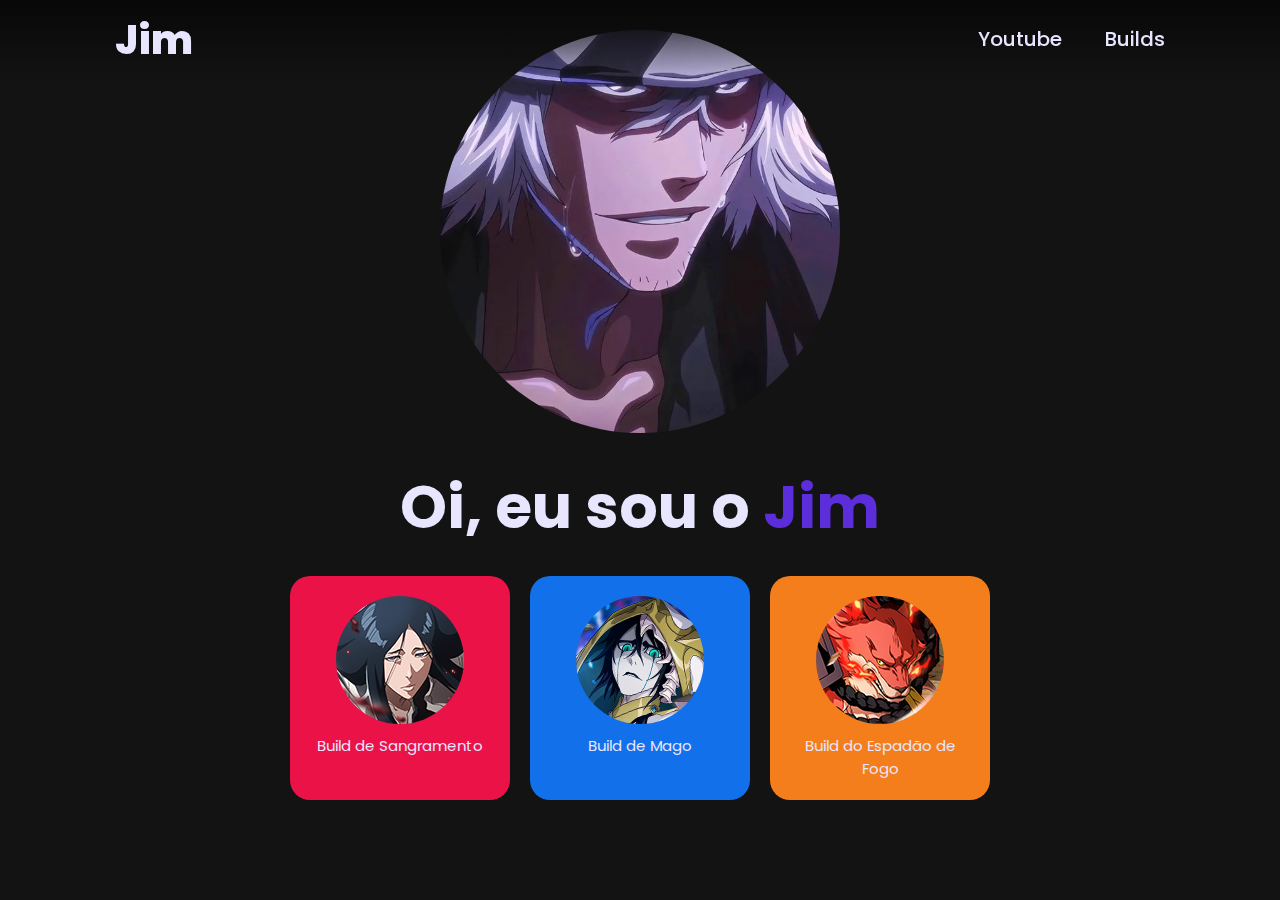
<file: index.html>
<!DOCTYPE html>
<html lang="pt-br">
<head>
    <meta charset="UTF-8">
    <meta name="viewport" content="width=device-width, initial-scale=1.0">
    <link rel="stylesheet" href="style.css">
    <link rel="shortcut icon" href="imagens/favicon.png" type="image/x-icon">
    <title>WikiJim - Página Inicial</title>
</head>
<body>
    <header>
        <a href="index.html" class="logo">Jim</a>
        <nav>
            <a href="https://www.youtube.com/@jimvsjim" target="_blank">Youtube</a>
            <a href="builds.html">Builds</a>
        </nav>
    </header>

    <section class="home">
        <div class="home-img">
            <a href="#"><img src="imagens/main.png" alt="Imagem principal do site"></a>
        </div>
        <div class="home-principal">
            <h1>Oi, eu sou o <span>Jim</span></h1>
        </div>
        <article>
            <div class="blocks-container">
                <a href="samurai.html" class="block block1">
                    <img src="imagens/thumbsamurai.png" alt="Sangramento">
                    <p>Build de Sangramento</p>
                </a>
                <a href="mago.html" class="block block2">
                    <img src="imagens/thumbmago.png" alt="Mago">
                    <p>Build de Mago</p>
                </a>
                <a href="espafogo.html" class="block block3">
                    <img src="imagens/thumbespadao.png" alt="Espadão de Fogo">
                    <p>Build do Espadão de Fogo</p>
                </a>
            </div>
        </article>
    </section>
</body>
</html>
</file>
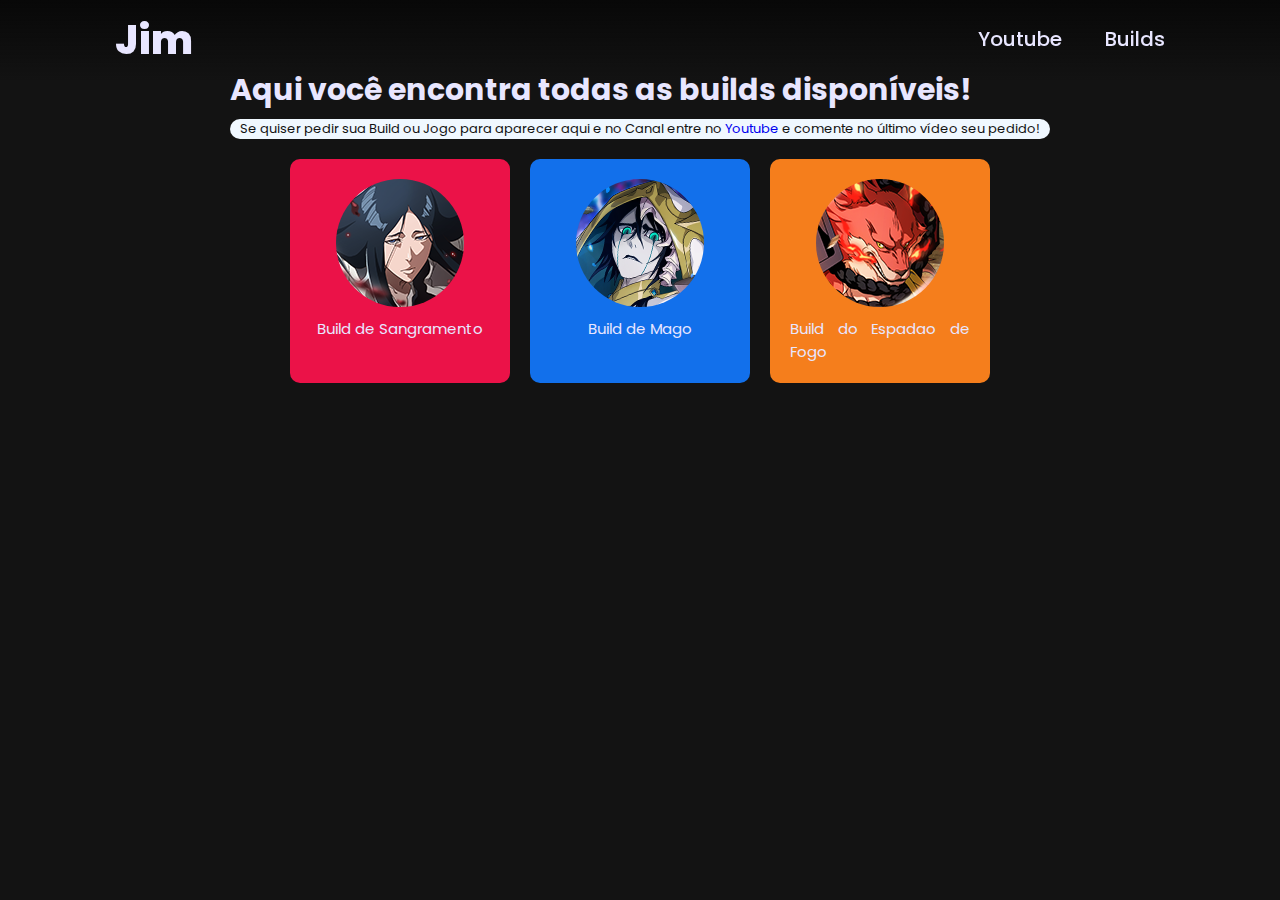
<file: builds.html>
<!DOCTYPE html>
<html lang="pt-br">
<head>
    <meta charset="UTF-8">
    <meta name="viewport" content="width=device-width, initial-scale=1.0">
    <link rel="stylesheet" href="stylebuild.css">
    <link rel="shortcut icon" href="imagens/favicon.png" type="image/x-icon">
    <title>WikiJim - Builds</title>
</head>
<body>
    <header>
        <a href="index.html" class="logo">Jim</a>
        <nav>
            <a href="https://www.youtube.com/@jimvsjim" target="_blank">Youtube</a>
            <a href="builds.html">Builds</a>
        </nav>
    </header>

    <section class="home">
        <div class="home-img">
            <div class="home-text">
                <h1>Aqui você encontra todas as builds disponíveis!</h1>
                <p class="pzao">Se quiser pedir sua Build ou Jogo para aparecer aqui e no Canal entre no 
                    <a href="https://www.youtube.com/@jimvsjim" target="_blank">Youtube</a> e comente no último vídeo seu pedido!
                </p>
                <div class="blocks-container">
                    <a href="samurai.html" class="block block1">
                        <img src="imagens/thumbsamurai.png" alt="Sangramento">
                        <p>Build de Sangramento</p>
                    </a>
                    <a href="mago.html" class="block block2">
                        <img src="imagens/thumbmago.png" alt="Mago">
                        <p>Build de Mago</p>
                    </a>
                    <a href="espafogo.html" class="block block3">
                        <img src="imagens/thumbespadao.png" alt="Espadao de Fogo">
                        <p>Build do Espadao de Fogo</p>
                    </a>
                </div>
            </div>
        </div>
    </section>
</body>
</html>
</file>
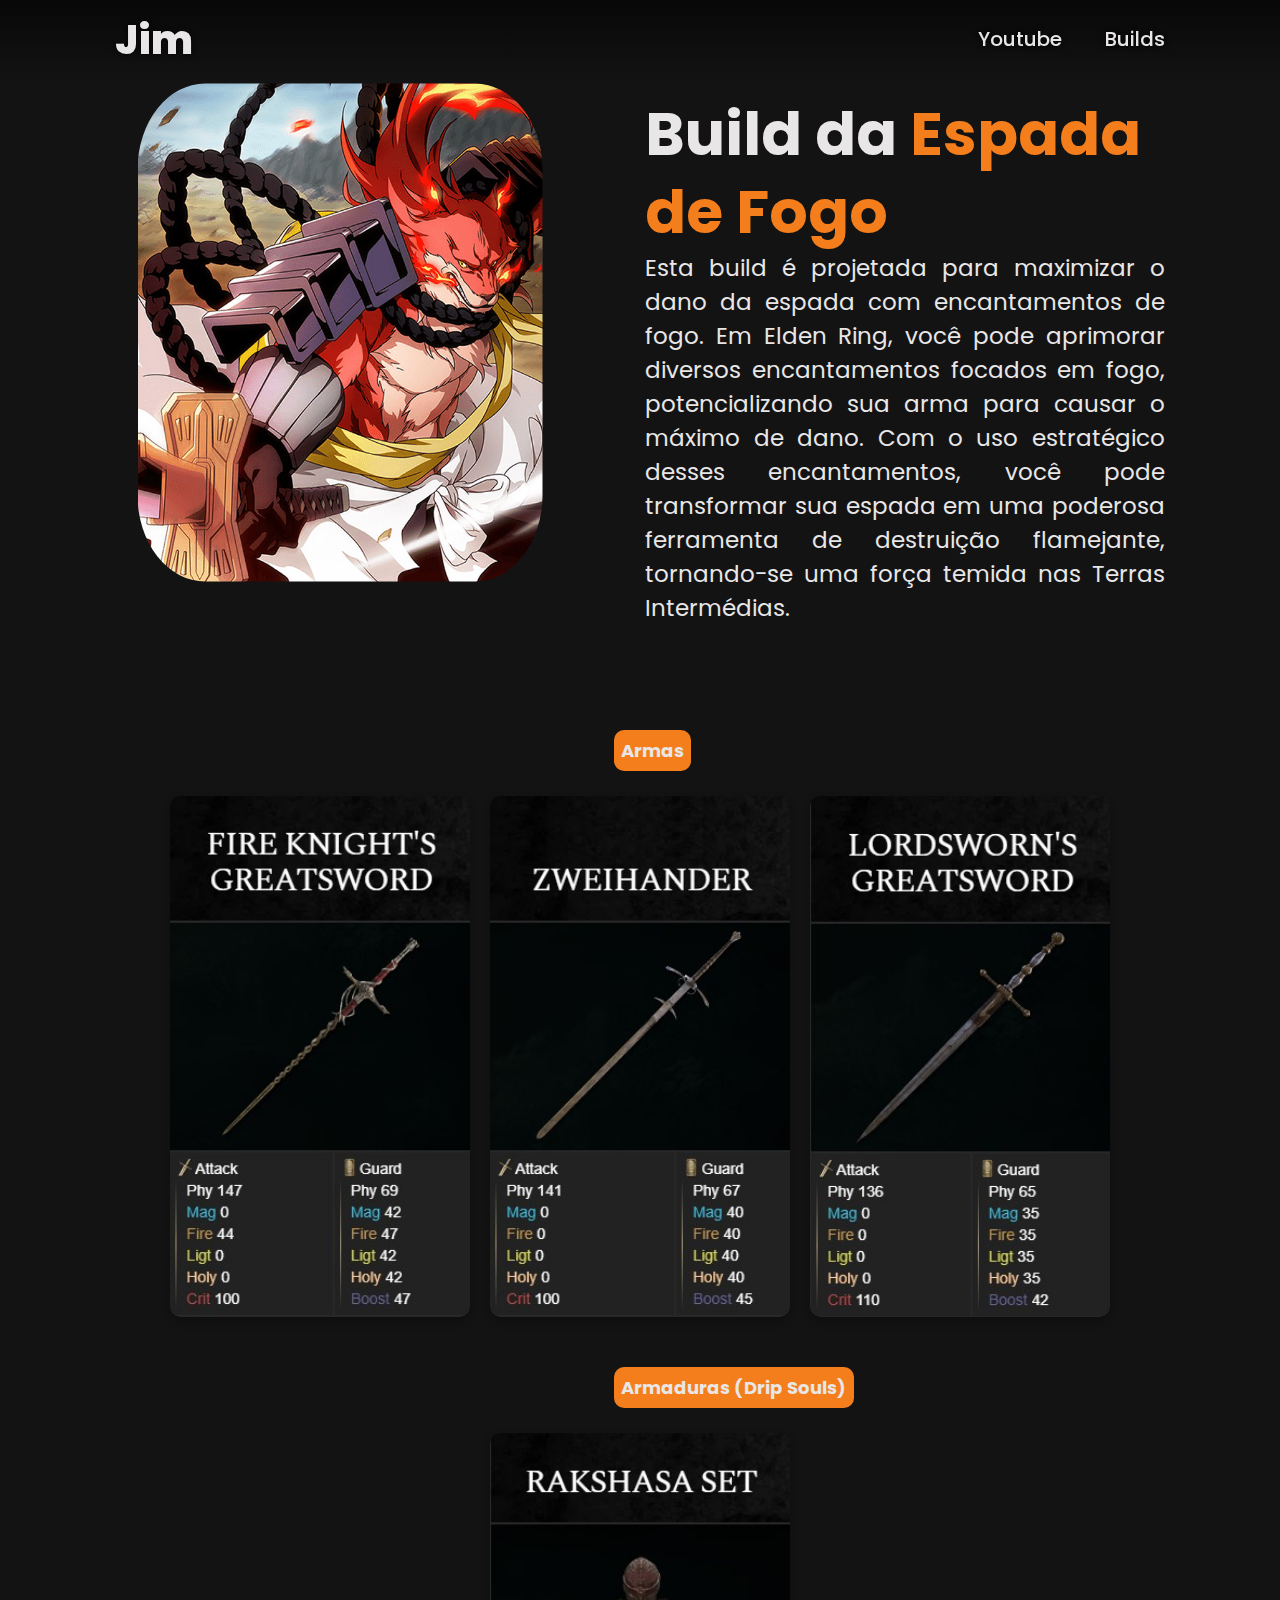
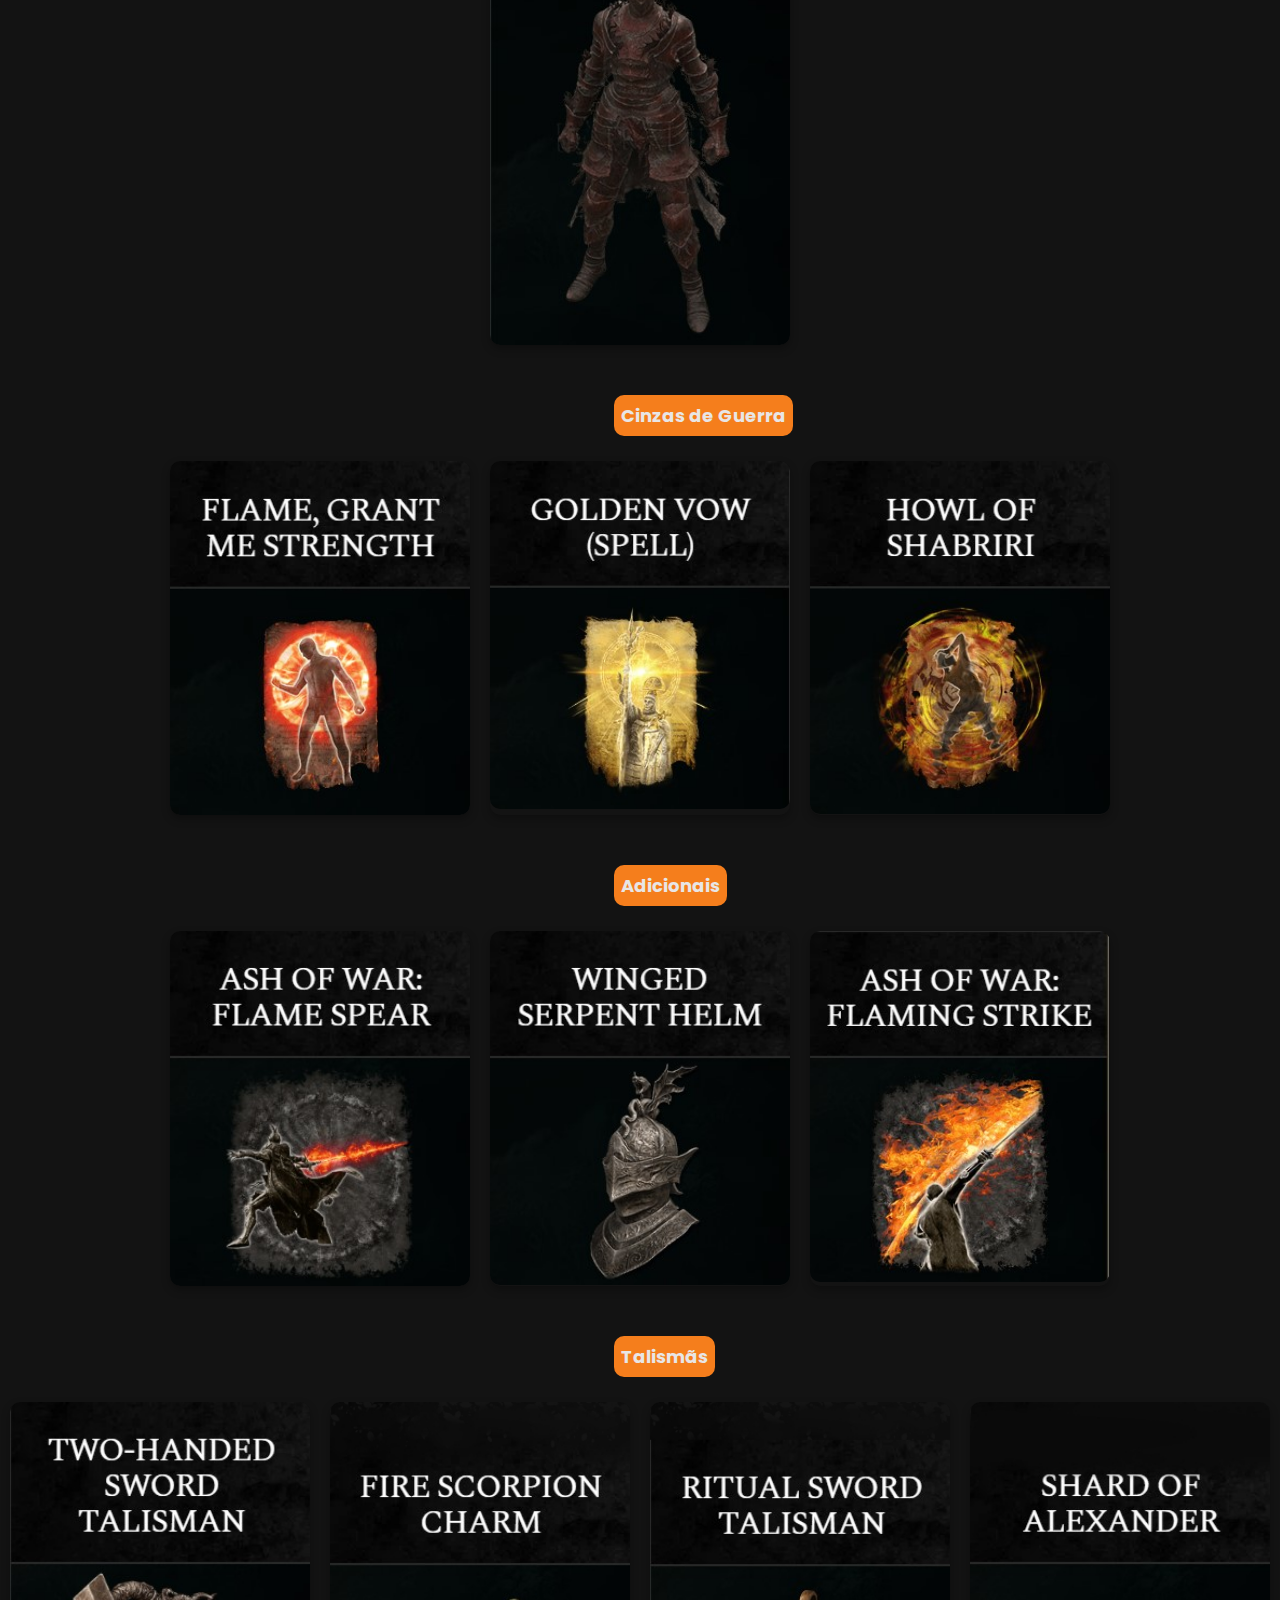
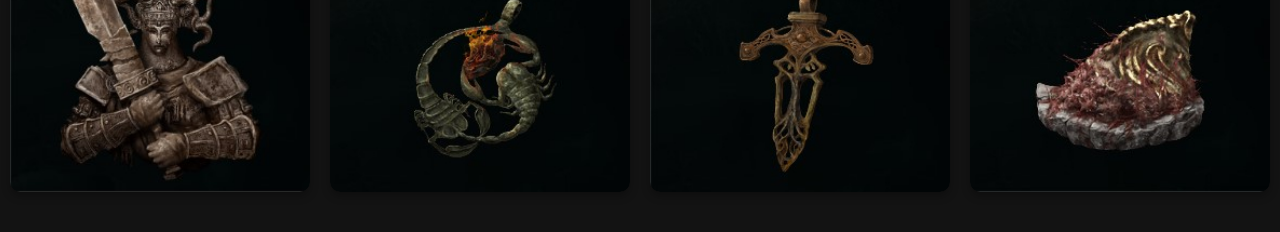
<file: espafogo.html>
<!DOCTYPE html>
<html lang="pt-br">
<head>
    <meta charset="UTF-8">
    <meta name="viewport" content="width=device-width, initial-scale=1.0">
    <link rel="stylesheet" href="styleespafogo.css">
    <link rel="shortcut icon" href="imagens/favicon.png" type="image/x-icon">
    <title>WikiJim - Espada Grande de Fogo</title>
</head>
<body>
    <header>
        <a href="index.html" class="logo">Jim</a>
        <nav>
            <a href="https://www.youtube.com/@jimvsjim" target="_blank">Youtube</a>
            <a href="builds.html">Builds</a>
        </nav>
    </header>

    <section class="home">
        <div class="home-img">
            <a href="#" target="_self"><img src="./imagens/sajinfogo.jpg" alt="Sajin BBS"></a>
            <div class="legenda">
                <h1>Imagem ilustrativa: Sajin Komamura BBS</h1>
            </div>
        </div>

        <div class="home-principal">
            <h1>Build da <span>Espada de Fogo</span></h1>
            <p>Esta build é projetada para maximizar o dano da espada com encantamentos de fogo. Em Elden Ring, você pode aprimorar diversos encantamentos focados em fogo, potencializando sua arma para causar o máximo de dano. Com o uso estratégico desses encantamentos, você pode transformar sua espada em uma poderosa ferramenta de destruição flamejante, tornando-se uma força temida nas Terras Intermédias.</p>
        </div>
    </section>
    
    <!-- Seção de Armas -->
    <article class="titulo"><h2>Armas</h2></article>
    <article class="cards armas">
        <div class="card">
            <img src="imagens/espadaodefogo.jpg" alt="">
            <div class="card-content">
                <h3>Espada Grande de Fogo (Arma Definitiva)</h3>
                <p>A arma que possui os melhores Status para a build de fogo, mas é acessivel apenas na DLC.</p>
                <a href="https://eldenring.wiki.fextralife.com/Fire+Knight's+Greatsword" target="_blank">  -Wiki do Item-  </a>
            </div>
        </div>

        <div class="card">
            <img src="imagens/zweihander.jpg" alt="">
            <div class="card-content">
                <h3>Zweihander (Arma de Mid game)</h3>
                <p>Arma com melhores status ate ser possivel chegar ate a Espada Grande de Fogo.</p>
                <a href="https://eldenring.wiki.fextralife.com/Zweihander" target="_blank">  -Wiki do Item-  </a>
            </div>
        </div>

        <div class="card">
            <img src="imagens/espadaolorde.jpg" alt="">
            <div class="card-content">
                <h3>Espada Grande do Lorde (Arma inicial)</h3>
                <p>Arma inicial que é possivel pegar em uma das primeiras carruagens do jogo.</p>
                <a href="https://eldenring.wiki.fextralife.com/Lordsworn's+Greatsword" target="_blank">  -Wiki do Item-  </a>
            </div>
        </div>
        <!-- Adicione mais cards de armas aqui -->
    </article>

    <!-- Seção de Armaduras -->
    <article class="titulo"><h2>Armaduras (Drip Souls)</h2></article>
    <article class="cards armaduras">
        <div class="card">
            <img src="imagens/rakshasaset.jpg" alt="">
            <div class="card-content">
                <h3>Set do Ronin</h3>
                <p>Rakshasa trará uma aplificação de dano a cada peça.</p>
                <a href="https://eldenring.wiki.fextralife.com/Rakshasa+Set" target="_blank">  -Wiki do Item-  </a>
            </div>
        </div>
        <!-- Adicione mais cards de armaduras aqui -->
    </article>


    <!-- Seção de Encantamentos -->
    <article class="titulo"><h2>Cinzas de Guerra</h2></article>
    <article class="cards cinzas">
        <div class="card">
            <img src="imagens/chamaforça.jpg" alt="">
            <div class="card-content">
                <h3>Chama Conceda-me Força</h3>
                <p>Um Buff que vai aplificar o sangramento e o dano de fogo.</p>
                <a href="https://eldenring.wiki.fextralife.com/Flame+Grant+me+Strength" target="_blank">  -Wiki do Item-  </a>
          </div>
            </div>

        <div class="card">
            <img src="imagens/goldenvow.jpg" alt="">
            <div class="card-content">
                <h3>Voto Dourado</h3>
                <p>Amplifica seus status em geral.</p>
                <a href="https://eldenring.wiki.fextralife.com/Golden+Vow+(Spell)" target="_blank">  -Wiki do Item-  </a>
            </div>
        </div>

        <div class="card">
            <img src="imagens/gritodoshabriri.jpg" alt="">
            <div class="card-content">
                <h3>Grito de Shabriri</h3>
                <p>Amplifica seu dano em 20%.</p>
                <a href="https://eldenring.wiki.fextralife.com/Howl+of+Shabriri" target="_blank">  -Wiki do Item-  </a>
            </div>
        </div>

        <!-- Adicione mais cards de encantamentos aqui -->
    </article>


    <!-- Seção de Cinza de Guerra -->
    <article class="titulo"><h2>Adicionais</h2></article>
    <article class="cards encantamentos">
        <div class="card">
            <img src="imagens/lança fogo.jpg" alt="">
            <div class="card-content">
                <h3>Voto Dourado</h3>
                <p>Descrição do encantamento aqui. Detalhes sobre suas habilidades e uso no jogo.</p>
                <a href="https://eldenring.wiki.fextralife.com/Ash+of+War:+Flame+Spear" target="_blank">  -Wiki do Item-  </a>
            </div>
        </div>

        <div class="card">
            <img src="imagens/capacetefogo.jpg" alt="">
            <div class="card-content">
                <h3>Voto Dourado</h3>
                <p>Descrição do encantamento aqui. Detalhes sobre suas habilidades e uso no jogo.</p>
                <a href="https://eldenring.wiki.fextralife.com/Winged+Serpent+Helm" target="_blank">  -Wiki do Item-  </a>
            </div>
        </div>

        <div class="card">
            <img src="imagens/cortefogo.jpg" alt="">
            <div class="card-content">
                <h3>Corte Flamejante</h3>
                <p>Descrição do encantamento aqui. Detalhes sobre suas habilidades e uso no jogo.</p>
                <a href="https://eldenring.wiki.fextralife.com/Ash+of+War:+Flaming+Strike" target="_blank">  -Wiki do Item-  </a>
            </div>
        </div>
        <!-- Adicione mais cards de encantamentos aqui -->
    </article>

    <!-- Seção de Talismãs -->
    <article class="titulo"><h2>Talismãs</h2></article>
    <article class="cards talismas">
        <div class="card">
            <img src="imagens/talisma.jpg" alt="">
            <div class="card-content">
                <h3>Talismã: Arma de Duas Mãos</h3>
                <p>Amplifica o Dano de Armas usando as duas mãos.</p>
                <a href="https://eldenring.wiki.fextralife.com/Two-Handed+Sword+Talisman" target="_blank">  -Wiki do Item-  </a>
            </div>
        </div>

        <div class="card">
            <img src="imagens/escorpiaotalisma.jpg" alt="">
            <div class="card-content">
                <h3>Talismã: Escorpiao de Fogo</h3>
                <p>Amplifica em 12% o dano de Fogo.</p>
                <a href="https://eldenring.wiki.fextralife.com/Fire+Scorpion+Charm" target="_blank">  -Wiki do Item-  </a>
            </div>
        </div>
        

        <div class="card">
            <img src="imagens/ritualtalism.jpg" alt="">
            <div class="card-content">
                <h3>Talismã: Ritual da Espada</h3>
                <p>Amplifica seu dano em 10% com a vida cheia.</p>
                <a href="https://eldenring.wiki.fextralife.com/Ritual+Sword+Talisman" target="_blank">  -Wiki do Item-  </a>
            </div>
        </div>

        <div class="card">
            <img src="imagens/alexander.jpg" alt="">
            <div class="card-content">
                <h3>Talismã: Fragmento do Alexander</h3>
                <p>Amplifica o dano das habilidades.</p>
                <a href="https://eldenring.wiki.fextralife.com/Shard+of+Alexander" target="_blank">  -Wiki do Item-  </a>
            </div>
        </div>
        <!-- Adicione mais cards de talismãs aqui -->
    </article>

    <a id="top"></a>
    <button id="back-to-top" title="Voltar ao Topo">⬆</button>
    <script src="script.js"></script>
</body>
</html>
</file>
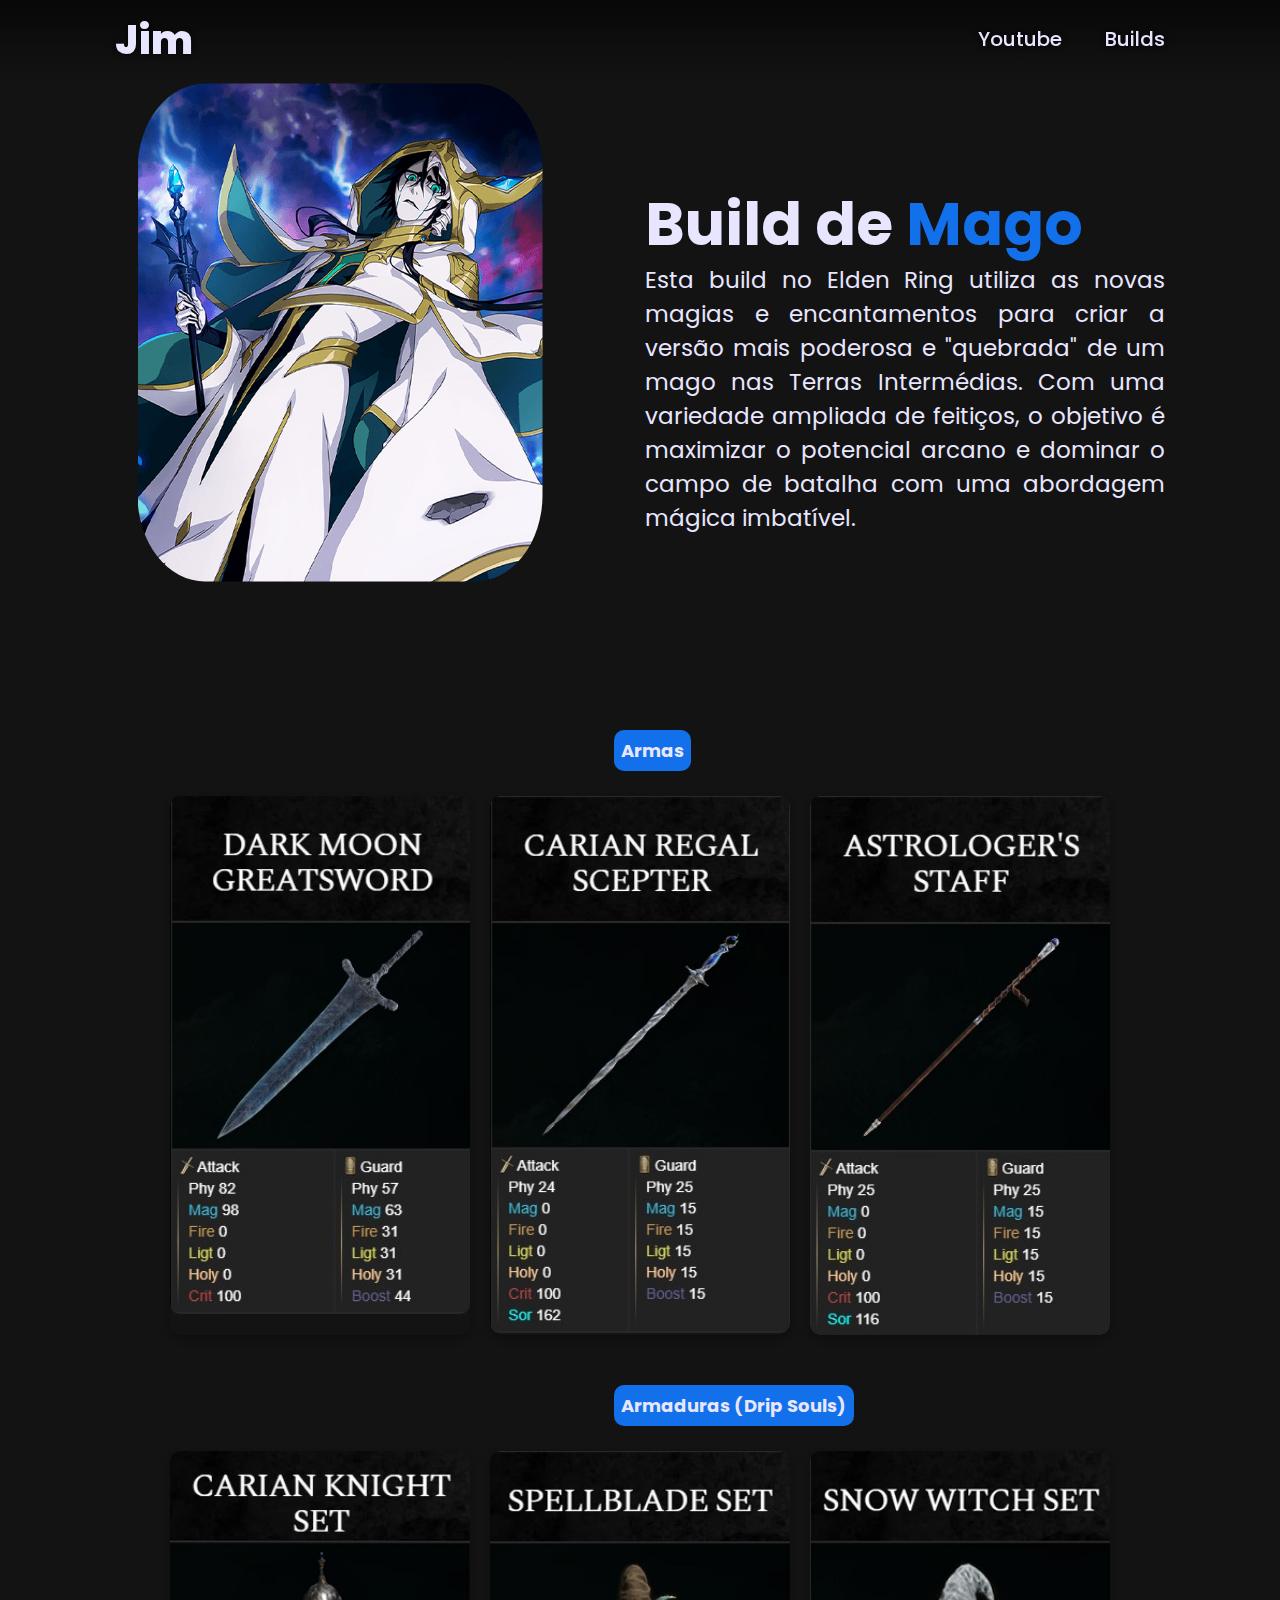
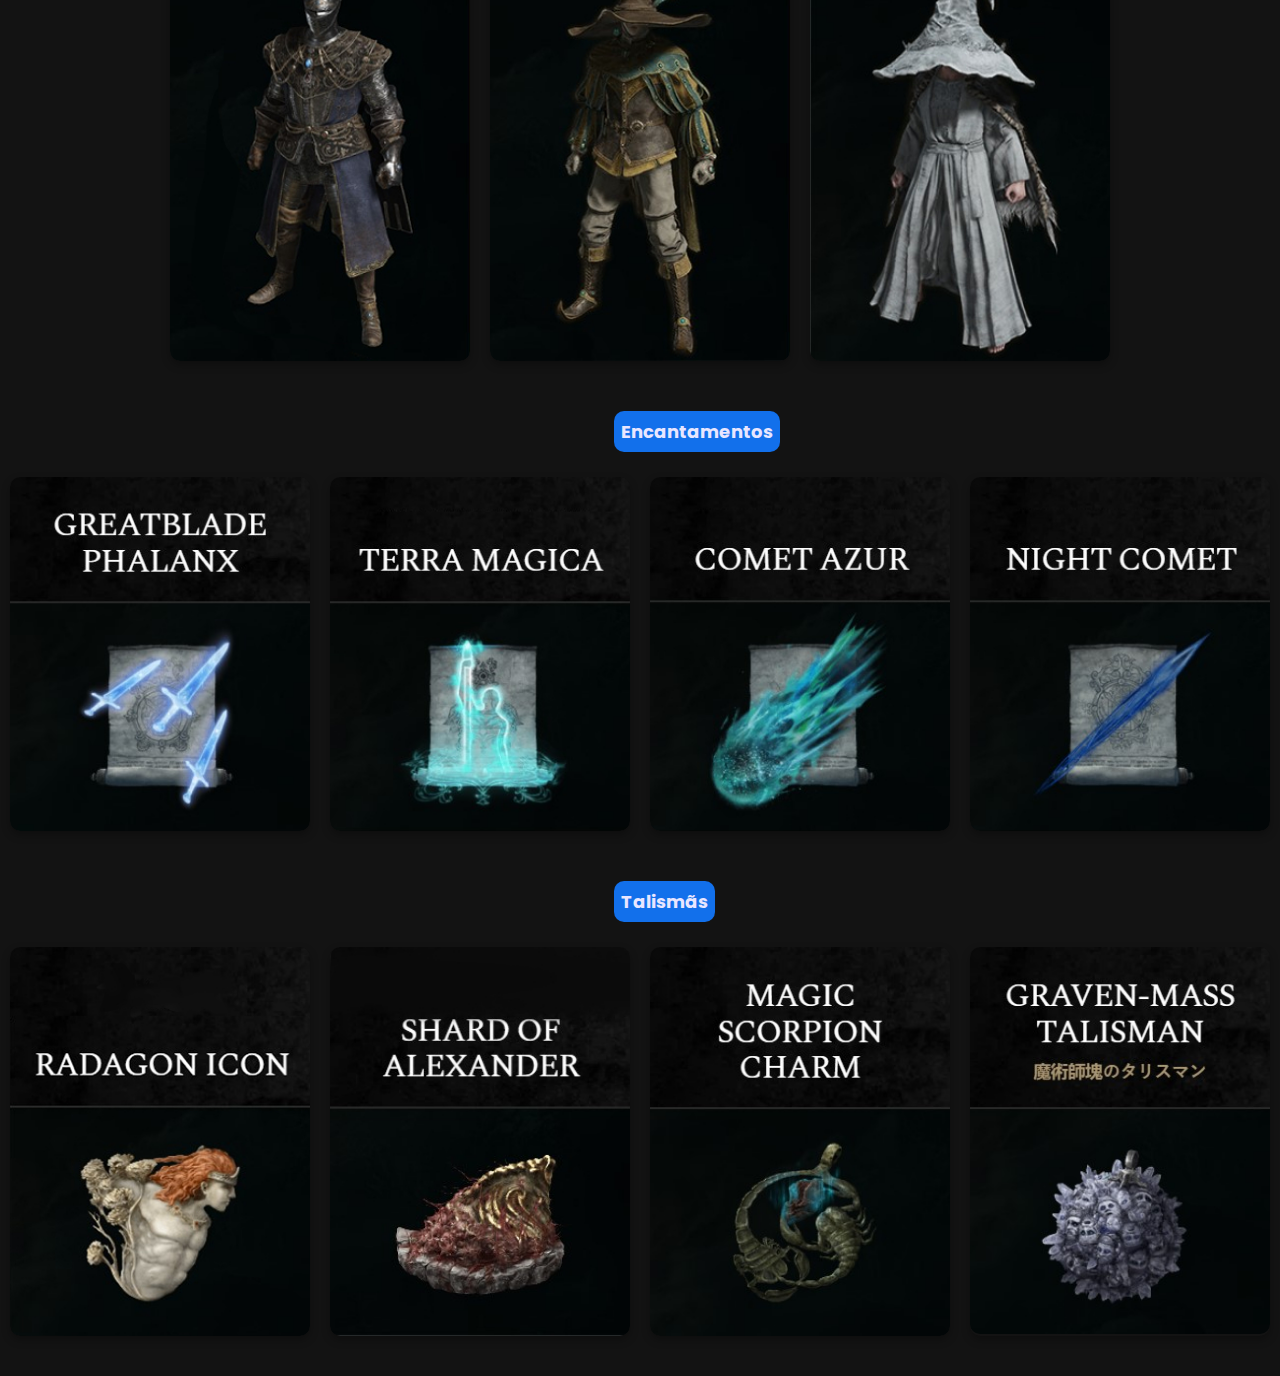
<file: mago.html>
<!DOCTYPE html>
<html lang="pt-br">
<head>
    <meta charset="UTF-8">
    <meta name="viewport" content="width=device-width, initial-scale=1.0">
    <link rel="stylesheet" href="stylemago.css">
    <link rel="shortcut icon" href="imagens/favicon.png" type="image/x-icon">
    <title>WikiJim - Mago</title>
</head>
<body>
    <header>
        <a href="index.html" class="logo">Jim</a>
        <nav>
            <a href="https://www.youtube.com/@jimvsjim" target="_blank">Youtube</a>
            <a href="builds.html">Builds</a>
        </nav>
    </header>

    <section class="home">
        <div class="home-img">
            <a href="#" target="_self"><img src="./imagens/mago.jpg" alt="Ulquiorra BBS"></a>
            <div class="legenda">
                <h1>imagem ilustrativa: Ulquiorra BBS </h1>
            </div>
        </div>
        <div class="home-principal">
            <h1>Build de <span>Mago</span></h1>
            <p>Esta build no Elden Ring utiliza as novas magias e encantamentos para criar a versão mais poderosa e "quebrada" de um mago nas Terras Intermédias. Com uma variedade ampliada de feitiços, o objetivo é maximizar o potencial arcano e dominar o campo de batalha com uma abordagem mágica imbatível.</p>
        </div>
    </section>
    
     <!-- Seção de Armas -->
     <article class="titulo"><h2>Armas</h2></article>
     <article class="cards armas">
       <div class="card">
           <img src="imagens/moonlight.jpg" alt="Arma da build">
           <div class="card-content">
               <h3>MoonLight (Arma Definitiva)</h3>
               <p>Descrição da arma aqui. Detalhes sobre suas habilidades, uso e outras informações relevantes.</p>
               <a href="https://eldenring.wiki.fextralife.com/Dark+Moon+Greatsword" target="_blank">  -Wiki do Item-  </a>
           </div>
       </div>



       <div class="card">
         <img src="imagens/cajadorenalla.jpg" alt="Arma da build">
         <div class="card-content">
             <h3>Cajado da Renalla (Arma Definitiva) </h3>
             <p>Descrição da arma aqui. Detalhes sobre suas habilidades, uso e outras informações relevantes.</p>
             <a href="https://eldenring.wiki.fextralife.com/Carian+Regal+Scepter" target="_blank">  -Wiki do Item-  </a>
         </div>
       </div>



       <div class="card">
         <img src="imagens/cajadoinical.jpg" alt="Arma da build">
         <div class="card-content">
           <h3>Cajado do Astrologo(Arma inicial)</h3>
           <p>Descrição da arma aqui. Detalhes sobre suas habilidades, uso e outras informações relevantes.</p>
           <a href="https://eldenring.wiki.fextralife.com/Astrologer's+Staff" target="_blank">  -Wiki do Item-  </a>
         </div>
       </div>
       <!-- Adicione mais cards de armas aqui -->
     </article>






     <!-- Seção de Armaduras -->
     <article class="titulo"><h2>Armaduras (Drip Souls)</h2></article>
     <article class="cards armaduras">
         <div class="card">
             <img src="imagens/setcarian.jpg" alt="Armadura Exemplo">
             <div class="card-content">
                 <h3>Set do Cavaleiro Cariano</h3>
                 <p>Descrição da armadura aqui. Detalhes sobre sua proteção, atributos e outros aspectos importantes.</p>
                 <a href="https://eldenring.wiki.fextralife.com/Carian+Knight+Set" target="_blank">  -Wiki do Item-  </a>
         </div>
             </div>
         </div>


         <div class="card">
             <img src="imagens/setspell.jpg" alt="Armadura Exemplo">
             <div class="card-content">
                 <h3>Set do EspadaMago</h3>
                 <p>Descrição da armadura aqui. Detalhes sobre sua proteção, atributos e outros aspectos importantes.</p>
                 <a href="https://eldenring.wiki.fextralife.com/SpellBlade+Set" target="_blank">  -Wiki do Item-  </a>
         </div>
             </div>
         </div>


         <div class="card">
           <img src="imagens/setranni.jpg" alt="Armadura Exemplo">
           <div class="card-content">
               <h3>Set da Ranni</h3>
               <p>Descrição da armadura aqui. Detalhes sobre sua proteção, atributos e outros aspectos importantes.</p>
               <a href="https://eldenring.wiki.fextralife.com/Snow+Witch+Set" target="_blank">  -Wiki do Item-  </a>
         </div>
           </div>
       </div>
       <!-- Adicione mais cards de armas aqui -->
     </article>





   <!-- Seção de Encantamentos -->
   <article class="titulo"><h2>Encantamentos</h2></article>
   <article class="cards encantamentos">
       <div class="card">
           <img src="imagens/espadasmagi.jpg" alt="Voto Dourado">
           <div class="card-content">
               <h3>Espadas Magicas</h3>
               <p>Descrição do encantamento aqui. Detalhes sobre suas habilidades e uso no jogo.</p>
               <a href="https://eldenring.wiki.fextralife.com/GreatBlade+Phalanx" target="_blank">  -Wiki do Item-  </a>
         </div>
           </div>

           <div class="card">
            <img src="imagens/terramagica.jpg" alt="Voto Dourado">
            <div class="card-content">
                <h3>Terra Magica</h3>
                <p>Descrição do encantamento aqui. Detalhes sobre suas habilidades e uso no jogo.</p>
                <a href="https://eldenring.wiki.fextralife.com/Terra+Magica" target="_blank">  -Wiki do Item-  </a>
          </div>
            </div>

            <div class="card">
                <img src="imagens/cometa.jpg" alt="Voto Dourado">
                <div class="card-content">
                    <h3>Cometa Azura</h3>
                    <p>Descrição do encantamento aqui. Detalhes sobre suas habilidades e uso no jogo.</p>
                    <a href="https://eldenring.wiki.fextralife.com/Comet+azur" target="_blank">  -Wiki do Item-  </a>
              </div>
                </div>

                <div class="card">
                    <img src="imagens/nightcometa.jpg" alt="Voto Dourado">
                    <div class="card-content">
                        <h3>Cometa Noturno</h3>
                        <p>Descrição do encantamento aqui. Detalhes sobre suas habilidades e uso no jogo.</p>
                        <a href="https://eldenring.wiki.fextralife.com/Night+Comet" target="_blank">  -Wiki do Item-  </a>
                  </div>
                    </div>
       <!-- Adicione mais cards de encantamentos aqui -->
   </article>






   <!-- Seção de Talismãs -->
   <article class="titulo"><h2>Talismãs</h2></article>
   <article class="cards talismas">
       <div class="card">
           <img src="imagens/radagonicon.jpg" alt="Talismã Exemplo">
           <div class="card-content">
               <h3>Talismã: Icone de Radagon</h3>
               <p>Descrição do talismã aqui. Detalhes sobre suas habilidades e uso no jogo.</p>
               <a href="https://eldenring.wiki.fextralife.com/Radagon+Icon" target="_blank">  -Wiki do Item-  </a>
         </div>
           </div>

           <div class="card">
            <img src="imagens/alexander.jpg" alt="Talismã Exemplo">
            <div class="card-content">
                <h3>Talismã: Pedaço de Alexander</h3>
                <p>Descrição do talismã aqui. Detalhes sobre suas habilidades e uso no jogo.</p>
                <a href="https://eldenring.wiki.fextralife.com/Shard+of+Alexander" target="_blank">  -Wiki do Item-  </a>
          </div>
            </div>

            <div class="card">
                <img src="imagens/escorpiaomagico.jpg" alt="Talismã Exemplo">
                <div class="card-content">
                    <h3>Talismã: Escorpiao Mágico</h3>
                    <p>Descrição do talismã aqui. Detalhes sobre suas habilidades e uso no jogo.</p>
                    <a href="https://eldenring.wiki.fextralife.com/Magic+scorpion+Charm" target="_blank">  -Wiki do Item-  </a>
              </div>
                </div>

                <div class="card">
                    <img src="imagens/pedras.jpg" alt="Talismã Exemplo">
                    <div class="card-content">
                        <h3>Talismã: Massa de Pedra</h3>
                        <p>Descrição do talismã aqui. Detalhes sobre suas habilidades e uso no jogo.</p>
                        <a href="https://eldenring.wiki.fextralife.com/Graven-Mass+Talisman" target="_blank">  -Wiki do Item-  </a>
                  </div>
                    </div>
       <!-- Adicione mais cards de talismãs aqui -->
   </article>

   
    <a id="top"></a>
    <button id="back-to-top" title="Voltar ao Topo">⬆</button>
    <script src="script.js"></script>
</body>
</html>
</file>
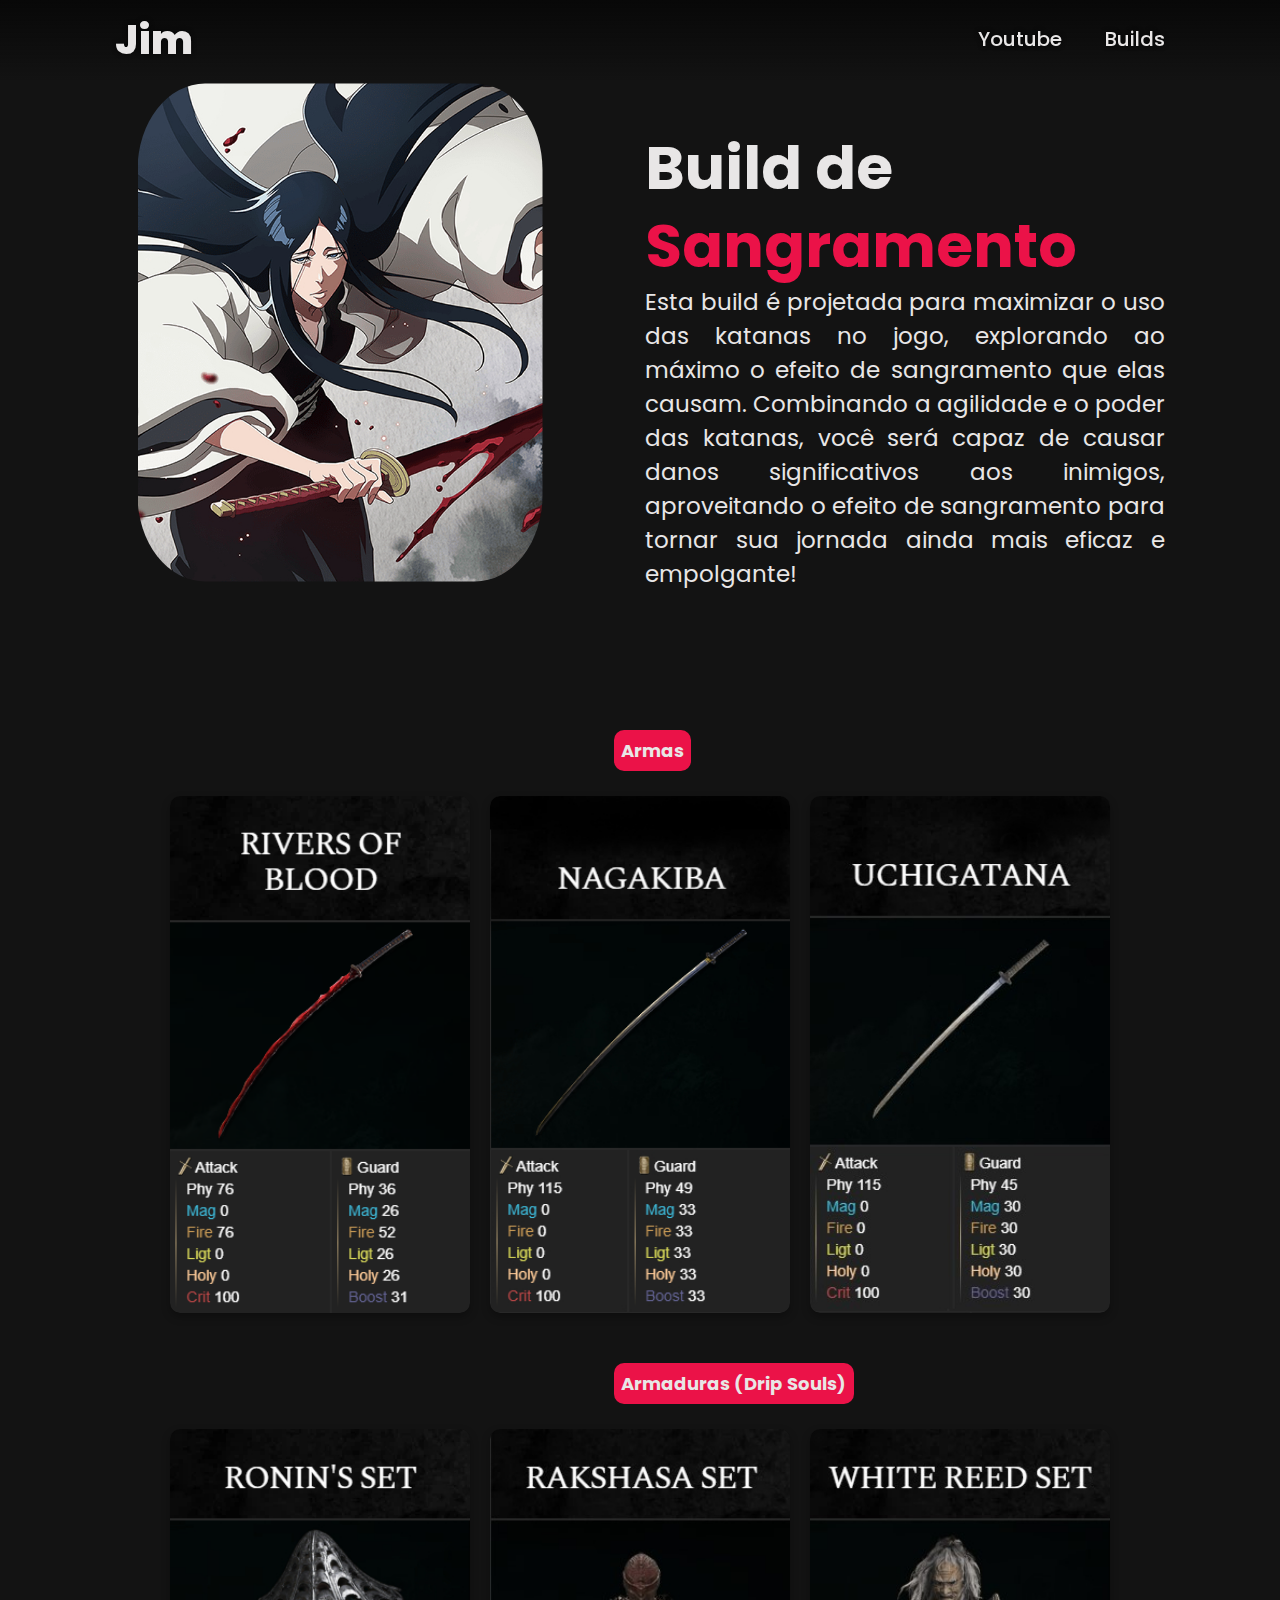
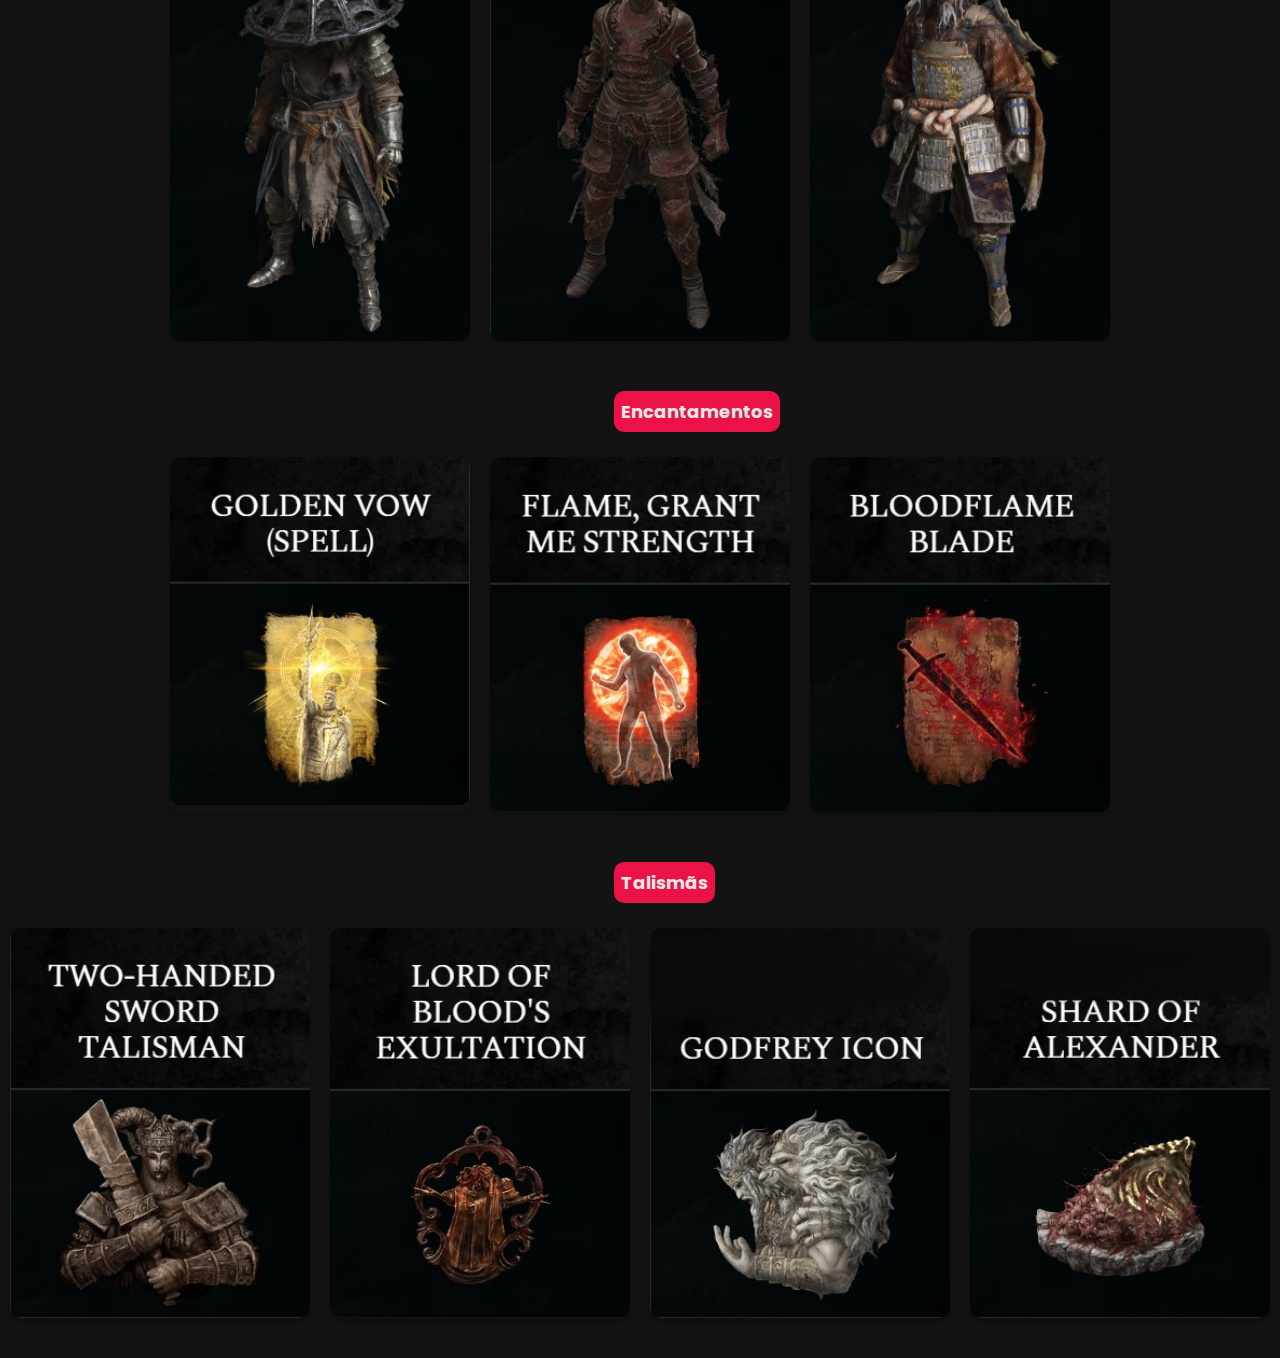
<file: samurai.html>
<!DOCTYPE html>
<html lang="pt-br">
<head>
    <meta charset="UTF-8">
    <meta name="viewport" content="width=device-width, initial-scale=1.0">
    <link rel="stylesheet" href="stylesamurai.css">
    <link rel="shortcut icon" href="imagens/favicon.png" type="image/x-icon">
    <title>WikiJim - Sangramento</title>
</head>
<body>
    <header>
        <a href="index.html" class="logo">Jim</a>
        <nav>
            <a href="https://www.youtube.com/@jimvsjim" target="_blank">Youtube</a>
            <a href="builds.html">Builds</a>
        </nav>
    </header>

    <section class="home">
        <div class="home-img">
            <a href="#" target="_self"><img src="./imagens/samuraiprincipal.jpg" alt="Unohana BBS"></a>
            <div class="legenda">
                <h1>imagem ilustrativa: Unohana BBS </h1>
            </div>
        </div>
        
        <div class="home-principal">
            <h1>Build de <span>Sangramento</span></h1>
            <p>Esta build é projetada para maximizar o uso das katanas no jogo, explorando ao máximo o efeito de sangramento que elas causam. Combinando a agilidade e o poder das katanas, você será capaz de causar danos significativos aos inimigos, aproveitando o efeito de sangramento para tornar sua jornada ainda mais eficaz e empolgante!</p>
        </div>
      </section>




      <!-- Seção de Armas -->
      <article class="titulo"><h2>Armas</h2></article>
      <article class="cards armas">
        <div class="card">
            <img src="imagens/riosdesangue.png" alt="">
            <div class="card-content">
                <h3>Rios de Sangue (Arma Definitiva)</h3>
                <p>Vai ser a arma principal da build por possuir maior taxa de sangramento das katanas!</p>
                <a href="https://eldenring.wiki.fextralife.com/Rivers+of+Blood" target="_blank">  -Wiki do Item-  </a>
            </div>
        </div>



        <div class="card">
          <img src="imagens/nagakiba.jpg" alt="">
          <div class="card-content">
              <h3>Nagakiba (Arma de Mid game) </h3>
              <p>Uma katana com maior dano e maior sangramento que a inicial ate chegar a rios de sangue.</p>
              <a href="https://eldenring.wiki.fextralife.com/Nagakiba" target="_blank">  -Wiki do Item-  </a>
          </div>
        </div>



        <div class="card">
          <img src="imagens/uchigatana.jpg" alt="">
          <div class="card-content">
            <h3>Uchigatana (Arma inicial)</h3>
            <p>A katana inicial que vem com a classe de samurai.</p>
            <a href="https://eldenring.wiki.fextralife.com/Uchigatana" target="_blank">  -Wiki do Item-  </a>
          </div>
        </div>
        <!-- Adicione mais cards de armas aqui -->
      </article>






      <!-- Seção de Armaduras -->
      <article class="titulo"><h2>Armaduras (Drip Souls)</h2></article>
      <article class="cards armaduras">
          <div class="card">
              <img src="imagens/roninset.jpg" alt="">
              <div class="card-content">
                  <h3>Set do Ronin</h3>
                  <p>O set que vai deixar seu DripSouls mais completo, porem nao trara nenhum buff.</p>
                  <a href="https://eldenring.wiki.fextralife.com/Ronin's+Set" target="_blank">  -Wiki do Item-  </a>
          </div>
              </div>
          </div>


          <div class="card">
              <img src="imagens/rakshasaset.jpg" alt="">
              <div class="card-content">
                  <h3>Set de Rakshasa</h3>
                  <p>Rakshasa trará uma aplificação de dano a cada peça.</p>
                  <a href="https://eldenring.wiki.fextralife.com/Rakshasa+Set" target="_blank">  -Wiki do Item-  </a>
          </div>
              </div>
          </div>


          <div class="card">
            <img src="imagens/whiteset.jpg" alt="">
            <div class="card-content">
                <h3>Set do Samurai</h3>
                <p>Um DripSouls que vai lembrar Sekiro para a sua build.</p>
                <a href="https://eldenring.wiki.fextralife.com/White+Reed+Set" target="_blank">  -Wiki do Item-  </a>
          </div>
            </div>
        </div>
        <!-- Adicione mais cards de armas aqui -->
      </article>





    <!-- Seção de Encantamentos -->
    <article class="titulo"><h2>Encantamentos</h2></article>
    <article class="cards encantamentos">
        <div class="card">
            <img src="imagens/goldenvow.jpg" alt="">
            <div class="card-content">
                <h3>Voto Dourado</h3>
                <p>Um buff geral para o seu Dano.</p>
                <a href="https://eldenring.wiki.fextralife.com/Golden+Vow+(Spell)" target="_blank">  -Wiki do Item-  </a>
          </div>
            </div>
            <div class="card">
                <img src="imagens/chamaforça.jpg" alt="">
                <div class="card-content">
                    <h3>Chama Conceda-me Força</h3>
                    <p>Um Buff que vai aplificar o sangramento e o dano de fogo.</p>
                    <a href="https://eldenring.wiki.fextralife.com/Flame+Grant+me+Strength" target="_blank">  -Wiki do Item-  </a>
              </div>
                </div>

                <div class="card">
                    <img src="imagens/chamanegra.jpg" alt="">
                    <div class="card-content">
                        <h3>Lâmina da Chama do Sangue</h3>
                        <p>Vai embuir sua arma com Chama de sangue.</p>
                        <a href="https://eldenring.wiki.fextralife.com/Bloodflame+Blade" target="_blank">  -Wiki do Item-  </a>
                  </div>
                    </div>
        <!-- Adicione mais cards de encantamentos aqui -->
    </article>






    <!-- Seção de Talismãs -->
    <article class="titulo"><h2>Talismãs</h2></article>
    <article class="cards talismas">
        <div class="card">
            <img src="imagens/talisma.jpg" alt="">
            <div class="card-content">
                <h3>Talismã: Arma de Duas Mãos</h3>
                <p>Amplifica o Dano de Armas usando as duas mãos.</p>
                <a href="https://eldenring.wiki.fextralife.com/Two-Handed+Sword+Talisman" target="_blank">  -Wiki do Item-  </a>
          </div>
            </div>

            <div class="card">
                <img src="imagens/mohgtalisma.jpg" alt="">
                <div class="card-content">
                    <h3>Talismã: Lorde de Sangue</h3>
                    <p>Amplifica o dano de sangramento.</p>
                    <a href="https://eldenring.wiki.fextralife.com/Lord+of+Blood%27s+Exultation" target="_blank">  -Wiki do Item-  </a>
              </div>
                </div>

                <div class="card">
                    <img src="imagens/godfrey.jpg" alt="">
                    <div class="card-content">
                        <h3>Talismã: Icone de Godfrey</h3>
                        <p>Amplifica o dano das habilidades.</p>
                        <a href="https://eldenring.wiki.fextralife.com/Godfrey+Icon" target="_blank">  -Wiki do Item-  </a>
                  </div>
                    </div>

                    <div class="card">
                        <img src="imagens/alexander.jpg" alt="">
                        <div class="card-content">
                            <h3>Fragmento do Alexander</h3>
                            <p>Amplifica o dano das habilidades.</p>
                            <a href="https://eldenring.wiki.fextralife.com/Shard+of+Alexander" target="_blank">  -Wiki do Item-  </a>
                      </div>
                        </div>
        <!-- Adicione mais cards de talismãs aqui -->
    </article>
    
    <a id="top"></a>
    <button id="back-to-top" title="Voltar ao Topo">⬆</button>
    <script src="script.js"></script>
</body>
</html>
</file>
<file: style.css>
@import url('https://fonts.googleapis.com/css2?family=Poppins:wght@100;200;300;400;500;600&display=swap');

:root {
    --branco: rgb(232, 230, 255);
    --preto: rgb(19, 19, 19);
    --azul: rgb(91, 45, 219);
    --azul2: rgb(145, 105, 255);
    --mago:rgb(22, 54, 233);
    --mago2:rgb(18, 112, 235);
    --samurai:rgb(233, 22, 39);
    --samurai2:rgb(235, 18, 72);
    --espafogo:rgb(245, 126, 28);
    --espafogo2:rgb(245, 87, 14);
}

*{
    margin: 0;
    padding: 0;
    box-sizing: border-box;
    text-decoration: none;
    border: none;
    outline: none;
    font-family: 'Poppins',sans-serif;
}

::-webkit-scrollbar {
    width: 10px;
}

::-webkit-scrollbar-thumb {
    width: 10px;
    background-color: var(--azul);
}

html {
    font-size: 62.5%;
}

body {
    width: 100%;
    height: 100vh;
    overflow-x: hidden;
    background-image: linear-gradient(to bottom, rgb(243, 232, 255), transparent);
    color: var(--branco);
    scroll-behavior: smooth;
}

header {
    margin-top: 0;
    position: fixed;
    top: 0;
    left: 0;
    width: 100%;
    padding: 1em 9%;
    background-image: linear-gradient(to bottom, rgb(8, 8, 8), transparent);
    display: flex;
    justify-content: space-between;
    align-items: center;
    z-index: 100;
    transition: all 0.3s ease;
}

.logo {
    font-size: 4em;
    color: var(--branco);
    font-weight: 800;
    cursor: pointer;
    transition: 0.5s ease;
    transition: transform 0.5s ease-in-out, border-radius 0.5s ease-in-out;
}
.logo:hover {
    transform: scale(1.1);
    color: var(--azul);
}

nav a {
    font-size: 2em;
    color: var(--branco);
    margin-left: 4rem;
    font-weight: 500;
    transition: 0.3s ease;
    border-bottom: 3px solid transparent;
    display: inline-block;
    transform-origin: center;
}

nav a:hover {
    color: var(--branco);
    border-bottom: 3px solid var(--azul);
    transform: scale(1.1);
}

section {
    min-height: 100vh;
    padding: 5rem 9% 5rem;
}

.home {
    display: block; 
    background-color: var(--preto);
    padding: 3rem 0; 
}

.home-img,
.home-principal {
    text-align: center; 
    margin-bottom: 3rem; 
}

.home .home-principal h1 {
    font-size: 6rem;
    font-weight: 700;
    line-height: 1.3;
}

span {
    color: var(--azul);
}

.home-principal p {
    font-size: 2.3em;
}

.home-principal a {
    font-size: 1em;
    color: var(--azul);
    text-decoration: none;
    transition: text-decoration-color 0.3s ease, transform 0.3s ease, font-size 0.3s ease;
}

.home-principal a:hover {
    text-decoration: underline;
    text-decoration-color: var(--azul);
    transform: scale(1.1);
    font-size: 1.1em;
}

.home-img img {
    position: relative;
    width: 400px;
    border-radius: 50%;
    box-shadow: 0 0 25px solid;
    cursor: pointer;
    transition: transform 0.5s ease-in-out, border-radius 0.5s ease-in-out;
}

.home-img img:hover {
    border-radius: 20% 20% 30% 30%;
    transform: scale(1.1);
}

.blocks-container {
    display: flex;
    flex-wrap: wrap;
    justify-content: center; 
    gap: 20px;
    margin-top: 20px;
    margin-left: auto;
    margin-right: auto;
    max-width: 1200px; 
}

.block {
    width: 220px;
    color: var(--branco);
    padding: 20px;
    font-size: 1.8rem;
    border-radius: 20px;
    text-align: center;
    text-decoration: none;
    transition: background-color 0.3s ease, transform 0.3s ease;
    cursor: pointer;
    display: flex;
    flex-direction: column;
    align-items: center;
}

.block img {
    border-radius: 50%;
    width: 128px;
    height: 128px;
    object-fit: cover;
    margin-bottom: 10px;
}

.block p {
    font-size: 1.5rem;
    margin: 0;
}

.block:hover {
    transform: scale(1.05);
}

.block1 {
    background-color: var(--samurai2);
}

.block1:hover {
    background-color: var(--samurai);
}

.block2 {
    background-color: var(--mago2);
}

.block2:hover {
    background-color: var(--mago);
}

.block3 {
    background-color: var(--espafogo);
}

.block3:hover {
    background-color: var(--espafogo2);
}

@media (max-width: 1200px) {
    .home-principal h1 {
        font-size: 5rem;
    }
    .home-principal p {
        font-size: 2rem;
    }
    .home-img img {
        width: 350px;
    }
}

@media (max-width: 992px) {
    .home {
        flex-direction: column;
        text-align: center;
        gap: 4rem;
    }
    .home-principal h1 {
        font-size: 4rem;
    }
    .home-principal p {
        font-size: 1.8rem;
    }
    nav a {
        font-size: 1.8em;
    }
    .home-img img {
        width: 300px;
    }
    .blocks-container {
        margin-left: 0%;
        gap: 20px;
    }
    .block img {
        width: 100px;
        height: 100px;
    }
    .block p {
        font-size: 1.3rem;
    }
}

@media (max-width: 768px) {
    header {
        padding: 1em 5%;
    }
    .logo {
        font-size: 3em;
    }
    nav a {
        font-size: 1.6em;
        margin-left: 2rem;
    }
    .home-principal h1 {
        font-size: 3.5rem;
    }
    .home-principal p {
        font-size: 1.6rem;
    }
    .home-img img {
        width: 250px;
    }
    .blocks-container {
        margin-left: 0%;
        gap: 15px;
    }
    .block {
        font-size: 1.4rem;
        padding: 15px;
    }
}

@media (max-width: 576px) {
    header {
        flex-direction: column;
        align-items: center;
        padding: 1em 3%;
    }
    nav a {
        font-size: 1.4em;
        margin-left: 1rem;
    }
    .home-principal h1 {
        font-size: 3rem;
    }
    .home-principal p {
        font-size: 1.4rem;
    }
    .home-img img {
        width: 200px;
    }
    .blocks-container {
        margin-left: 0%;
        gap: 10px;
    }
    .block img {
        width: 80px;
        height: 80px;
    }
    .block p {
        font-size: 1.2rem;
    }
}

@media (max-width: 400px) {
    .blocks-container {
        margin-left: 0%;
        gap: 10px;
    }
    .home-principal h1 {
        font-size: 2.5rem;
    }
    .home-principal p {
        font-size: 1.2rem;
    }
    .block {
        font-size: 1.2rem;
    }
}
</file>
<file: stylebuild.css>
@import url('https://fonts.googleapis.com/css2?family=Poppins:wght@100;200;300;400;500;600&display=swap');

:root {
    --branco: rgb(232, 230, 255);
    --preto: rgb(19, 19, 19);
    --azul: rgb(91, 45, 219);
    --azul2: rgb(145, 105, 255);
    --mago: rgb(22, 54, 233);
    --mago2: rgb(18, 112, 235);
    --samurai: rgb(233, 22, 39);
    --samurai2: rgb(235, 18, 72);
    --espafogo: rgb(245, 126, 28);
    --espafogo2: rgb(245, 87, 14);
}

::-webkit-scrollbar {
    width: 10px;
}

::-webkit-scrollbar-thumb {
    width: 10px;
    background-color: var(--azul);
}

* {
    margin: 0;
    padding: 0;
    box-sizing: border-box;
    text-decoration: none;
    text-align: justify;
    border: none;
    outline: none;
    font-family: 'Poppins', sans-serif;
    word-wrap: break-word; /* Garantir quebra de linha */
}

html {
    font-size: 62.5%;
}

body {
    width: 100%;
    min-height: 100vh; /* Usar min-height para garantir que ocupe toda a tela sem cortar */
    overflow-x: hidden;
    color: var(--branco);
    scroll-behavior: smooth;
    background-color: var(--preto);
}

header {
    margin-top: 0;
    position: fixed;
    top: 0;
    left: 0;
    width: 100%;
    padding: 1em 9%;
    background-image: linear-gradient(to bottom, rgb(8, 8, 8), transparent);
    display: flex;
    justify-content: space-between;
    align-items: center;
    z-index: 100;
    transition: all 0.3s ease;
}

.logo {
    font-size: 4em;
    color: var(--branco);
    font-weight: 800;
    cursor: pointer;
    transition: 0.5s ease-in-out;
}
.logo:hover {
    transform: scale(1.1);
    color: var(--azul);
}

nav a {
    font-size: 2em;
    color: var(--branco);
    margin-left: 4rem;
    font-weight: 500;
    transition: 0.3s ease;
    border-bottom: 3px solid transparent;
    display: inline-block;
    transform-origin: center;
}

nav a:hover {
    color: var(--branco);
    border-bottom: 3px solid var(--azul);
    transform: scale(1.1);
}

section {
    min-height: auto;
    padding: 7rem 9%;
}

.home {
    display: flex;
    justify-content: center;
    align-items: center;
    gap: 8rem;
    margin-top: 0;
}

.home .home-principal h1 {
    font-size: 3rem;
    line-height: 1.3;
}

.pzao {
    margin-top: 10px;
    font-size: 1.3em;
    color: var(--preto);
    text-align: center;
    background-color: aliceblue;
    border-radius: 40px;
    padding: 0% 10px;
}

.home-img {
    display: flex;
    flex-direction: column;
    justify-content: center;
    align-items: center;
    height: auto;
    gap: 20px;
}

.home-img img {
    width: 300px;
    border-radius: 50%;
    cursor: pointer;
    transition: transform 0.5s ease-in-out, border-radius 0.5s ease-in-out;
}

.home-img img:hover {
    border-radius: 40%;
    transform: scale(1.1);
}

.home-text {
    text-align: center;
    color: var(--branco);
}

.home-text h1 {
    font-size: 3rem;
    line-height: 1.3;
}

.blocks-container {
    display: flex;
    gap: 20px;
    margin-top: 20px;
    justify-content: center;
    flex-wrap: wrap;
    overflow: hidden; /* Impedir overflow para que os elementos não "vazem" */
}

.block {
    color: var(--branco);
    padding: 20px;
    font-size: 1.8rem;
    border-radius: 10px;
    text-align: center;
    text-decoration: none;
    transition: background-color 0.3s ease, transform 0.3s ease;
    cursor: pointer;
    display: flex;
    flex-direction: column;
    align-items: center;
    width: 220px;
    word-break: break-word; /* Quebra de texto grande para não sumir */
}

.block img {
    width: 128px;
    height: 128px;
    object-fit: cover;
    margin-bottom: 10px;
}

.block p {
    font-size: 1.5rem;
    margin: 0;
}

.block:hover {
    transform: scale(1.05);
}

.block1 {
    background-color: var(--samurai2);
}

.block1:hover {
    background-color: var(--samurai);
}

.block2 {
    background-color: var(--mago2);
}

.block2:hover {
    background-color: var(--mago);
}

.block3 {
    background-color: var(--espafogo);
}

.block3:hover {
    background-color: var(--espafogo2);
}

/* Responsividade */
@media (max-width: 1200px) {
    .blocks-container {
        justify-content: flex-start;
    }
}

@media (max-width: 992px) {
    .logo {
        font-size: 3.5em;
    }

    .blocks-container {
        justify-content: center;
    }
    
    .block {
        width: 45%; /* Ajuste para larguras menores */
    }
}

@media (max-width: 768px) {
    .blocks-container {
        flex-direction: row;
        justify-content: space-between;
    }
    
    .block {
        width: 48%;
    }
}

@media (max-width: 576px) {
    .home {
        flex-direction: column;
        text-align: center;
    }
    
    .blocks-container {
        flex-direction: column;
        align-items: center;
    }

    .block {
        width: 100%;
        margin-bottom: 10px;
    }

    .home-img img {
        width: 250px;
    }
}

@media (max-width: 400px) {
    .home .home-principal h1 {
        font-size: 2.5rem;
    }

    .home-img img {
        width: 200px;
    }

    .block {
        font-size: 1.2rem;
        word-break: break-word; /* Quebra de texto para telas muito pequenas */
    }
}
</file>
<file: styleespafogo.css>
@import url('https://fonts.googleapis.com/css2?family=Poppins:wght@100;200;300;400;500;600&display=swap');

:root {
    --branco:rgb(232, 230, 230);
    --preto:rgb(19, 19, 19);
    --azul:rgb(245, 126, 28);
    --azul2:rgb(245, 87, 14);
}

* {
    margin: 0;
    padding: 0;
    box-sizing: border-box;
    text-decoration: none;
    border: none;
    outline: none;
    text-align: justify;
    font-family: 'Poppins', sans-serif;
}

::-webkit-scrollbar {
    width: 10px;
}

::-webkit-scrollbar-thumb {
    width: 10px;
    background-color: var(--azul);
}

html {
    font-size: 62.5%;
}

#back-to-top {
    position: fixed;
    bottom: 20px;
    right: 20px;
    background-color: var(--azul);
    color: var(--branco);
    border: none;
    border-radius: 50%;
    padding: 15px;
    cursor: pointer;
    font-size: 2em;
    text-align: center;
    z-index: 100;
    opacity: 0; 
    transition: opacity 0.5s ease, transform 0.5s ease, background-color 0.5s ease, color 0.5s ease; 
    transform: scaleX(1.5); 
}

#back-to-top.show {
    opacity: 1;
    transform: scaleX(1.5);
}

#back-to-top:hover {
    background-color: var(--branco);
    color: var(--azul);
}

header {
    margin-top: 0;
    position: fixed;
    text-shadow: 0px 0px 5px rgba(0, 0, 0, 0.8);
    top: 0;
    left: 0;
    width: 100%;
    padding: 1em 9%;
    background-image: linear-gradient(to bottom, rgb(8, 8, 8), transparent);
    display: flex;
    justify-content: space-between;
    align-items: center;
    z-index: 100;
    transition: all 0.3s ease; 
}

body {
    width: 100%;
    height: 100%;
    overflow-x: hidden;
    color: var(--branco);
    scroll-behavior: smooth;
    background-color: var(--preto);
}

.logo {
    font-size: 4em;
    color: var(--branco);
    font-weight: 800;
    cursor: pointer;
    transition: transform 0.5s ease-in-out, border-radius 0.5s ease-in-out;
}

.logo:hover {
    transform: scale(1.20);
    color: var(--azul);
}

nav a {
    font-size: 2em;
    color: var(--branco);
    margin-left: 4rem;
    font-weight: 500;
    transition: 0.3s ease;
    border-bottom: 3px solid transparent;
    display: inline-block;
    transform-origin: center;
}

nav a:hover {
    color: var(--branco);
    border-bottom: 3px solid var(--azul);
    transform: scale(1.1);
}

section {
    min-height: 80vh;
    padding: 5rem 9%;
}

.home {
    display: flex;
    justify-content: center;
    align-items: center;
    gap: 8rem;
    background-color: var(--preto);
    flex-direction: row;
}

.home-img {
    flex: 1;
    margin-bottom: 2rem;
}

.home-principal {
    flex: 2;
}

.home .home-principal h1 {
    font-size: 6rem;
    font-weight: 700;
    line-height: 1.3;
}

span {
    color: var(--azul);
}

.home-principal p {
    font-size: 2.3em;
}

.home-principal a {
    font-size: 1em;
    color: var(--azul);
    text-decoration: none;
    transition: text-decoration-color 0.3s ease, transform 0.3s ease, font-size 0.3s ease;
}

.home-principal a:hover {
    text-decoration: underline;
    text-decoration-color: var(--azul);
    transform: scale(1.1);
    font-size: 1.1em;
}

.home-img img {
    padding: 5%;
    width: 450px;
    height: auto;
    border-radius: 20%;
    cursor: pointer;
    transition: transform 0.5s ease-in-out, border-radius 0.5s ease-in-out;
}

.home-img img:hover {
    border-radius: 7%;
    transform: scale(1.1);
}

.home-principal h1 {
    text-align: left;
}


.legenda {
    visibility: hidden;
    opacity: 0;
    transition: opacity 0.5s ease-in-out;
}

.legenda h1 {
    margin: 0;
    color: var(--branco);
    text-align: center;
}

.home-img:hover .legenda {
    visibility: visible;
    opacity: 1;
    transition: opacity 0.5s ease-in-out;
}

.titulo {
    font-size: 1.2em;
    color: var(--branco);
    border-radius: 10px;
    background-color: var(--azul);
    padding: 7px; 
    text-decoration: none;
    display: inline-block; 
    margin-top: 10px;
    margin-bottom: 5px;
    margin-left: 48%;
    text-align: center; 
    width: fit-content; 
}

.cards {
    display: flex;
    flex-wrap: wrap; 
    gap: 2rem;
    justify-content: center; 
    margin-bottom: 2rem;
    margin-top: 2rem;
}

.cards h2 {
    padding-top: 20px;
    font-size: 3em;
    margin-bottom: 10px;
    color: var(--preto);
}

.card {
    position: relative;
    width: 300px;
    overflow: hidden;
    background-color: var(--preto);
    border-radius: 10px;
    box-shadow: 0 4px 8px rgba(0, 0, 0, 0.288);
    transition: transform 0.3s ease, height 0.3s ease;
    margin-bottom: 2rem; 
}

.card img {
    width: 100%;
    border-radius: 10px;
    height: auto;
    display: block;
    transition: transform 0.3s ease;
}

.card-content {
    display: flex;
    flex-direction: column; 
    align-items: center;    
    justify-content: center;
    text-align: center;     
    padding: 1rem;
    color: var(--branco);
    position: absolute;
    bottom: 0;
    left: 0;
    width: 100%;
    box-sizing: border-box;
    background: rgba(0, 0, 0, 0.87);
    transform: translateY(100%);
    transition: transform 0.3s ease, opacity 0.3s ease;
    opacity: 0;
}

.card:hover img {
    transform: scale(0.9); 
}

.card:hover .card-content {
    transform: translateY(0); 
    opacity: 1; 
    height: auto; 
}

.card-content h3 {
    text-align: center;
    color: var(--azul);
    font-size: 1.7em;
}

.card-content p {
    font-size: 1.5em;
}

.card-content a {
    font-size: 1.2em;
    color: var(--branco);
    border-radius: 10px;
    background-color: var(--azul);
    padding: 0.5em 1em; 
    text-decoration: none;
    display: inline-block; 
    margin-top: 1em; 
}
.card-content a:hover {
text-decoration: underline;
}

.cards.armas,
.cards.armaduras {
    flex: 1;
}

/* Media para telas menores */
@media (max-width: 980px) {
    .home {
        flex-direction: column;
        text-align: center;
    }

    .home-img img {
        padding-top: 50px;
        width: 80%;
        height: auto;
    }

    .home-principal h1 {
        font-size: 4rem;
    }

    .home-principal p {
        font-size: 2em;
    }

    .home-principal a {
        font-size: 1.2em;
    }
}


.cards {
    display: flex;
    gap: 2rem; 
}

.cards.armas,
.cards.armaduras {
    flex: 1;
}
</file>
<file: stylemago.css>
@import url('https://fonts.googleapis.com/css2?family=Poppins:wght@100;200;300;400;500;600&display=swap');

:root {
    --branco:rgb(232, 230, 255);
    --preto:rgb(19, 19, 19);
    --azul:rgb(18, 112, 235);
    --azul2:rgb(22, 54, 233);
}

* {
    margin: 0;
    padding: 0;
    box-sizing: border-box;
    text-decoration: none;
    border: none;
    outline: none;
    text-align: justify;
    font-family: 'Poppins', sans-serif;
}

::-webkit-scrollbar {
    width: 10px;
}

::-webkit-scrollbar-thumb {
    width: 10px;
    background-color: var(--azul);
}

html {
    font-size: 62.5%;
}

#back-to-top {
    position: fixed;
    bottom: 20px;
    right: 20px;
    background-color: var(--azul);
    color: var(--branco);
    border: none;
    border-radius: 50%;
    padding: 15px;
    cursor: pointer;
    font-size: 2em;
    text-align: center;
    z-index: 100;
    opacity: 0; 
    transition: opacity 0.5s ease, transform 0.5s ease, background-color 0.5s ease, color 0.5s ease; 
    transform: scaleX(1.5); 
}

#back-to-top.show {
    opacity: 1;
    transform: scaleX(1.5);
}

#back-to-top:hover {
    background-color: var(--branco);
    color: var(--azul);
}

header {
    margin-top: 0;
    position: fixed;
    text-shadow: 0px 0px 5px rgba(0, 0, 0, 0.8);
    top: 0;
    left: 0;
    width: 100%;
    padding: 1em 9%;
    background-image: linear-gradient(to bottom, rgb(8, 8, 8), transparent);
    display: flex;
    justify-content: space-between;
    align-items: center;
    z-index: 100;
    transition: all 0.3s ease; 
}

body {
    width: 100%;
    height: 100%;
    overflow-x: hidden;
    color: var(--branco);
    scroll-behavior: smooth;
    background-color: var(--preto);
}

.logo {
    font-size: 4em;
    color: var(--branco);
    font-weight: 800;
    cursor: pointer;
    transition: transform 0.5s ease-in-out, border-radius 0.5s ease-in-out;
}

.logo:hover {
    transform: scale(1.20);
    color: var(--azul);
}

nav a {
    font-size: 2em;
    color: var(--branco);
    margin-left: 4rem;
    font-weight: 500;
    transition: 0.3s ease;
    border-bottom: 3px solid transparent;
    display: inline-block;
    transform-origin: center;
}

nav a:hover {
    color: var(--branco);
    border-bottom: 3px solid var(--azul);
    transform: scale(1.1);
}

section {
    min-height: 80vh;
    padding: 5rem 9%;
}

.home {
    display: flex;
    justify-content: center;
    align-items: center;
    gap: 8rem;
    background-color: var(--preto);
    flex-direction: row;
}

.home-img {
    flex: 1;
    margin-bottom: 2rem;
}

.home-principal {
    flex: 2;
}

.home .home-principal h1 {
    font-size: 6rem;
    font-weight: 700;
    line-height: 1.3;
}

span {
    color: var(--azul);
}

.home-principal p {
    font-size: 2.3em;
}

.home-principal a {
    font-size: 1em;
    color: var(--azul);
    text-decoration: none;
    transition: text-decoration-color 0.3s ease, transform 0.3s ease, font-size 0.3s ease;
}

.home-principal a:hover {
    text-decoration: underline;
    text-decoration-color: var(--azul);
    transform: scale(1.1);
    font-size: 1.1em;
}

.home-img img {
    padding: 5%;
    width: 450px;
    height: auto;
    border-radius: 20%;
    cursor: pointer;
    transition: transform 0.5s ease-in-out, border-radius 0.5s ease-in-out;
}

.home-img img:hover {
    border-radius: 7%;
    transform: scale(1.1);
}

.legenda {
    visibility: hidden;
    opacity: 0;
    transition: opacity 0.5s ease-in-out;
}

.legenda h1 {
    margin: 0;
    color: var(--branco);
    text-align: center;
}

.home-img:hover .legenda {
    visibility: visible;
    opacity: 1;
    transition: opacity 0.5s ease-in-out;
}

.home-principal h1 {
    text-align: left;
}

.titulo {
    font-size: 1.2em;
    color: var(--branco);
    border-radius: 10px;
    background-color: var(--azul);
    padding: 7px; 
    text-decoration: none;
    display: inline-block; 
    margin-top: 10px;
    margin-bottom: 5px;
    margin-left: 48%;
    text-align: center; 
    width: fit-content;
}

.cards {
    display: flex;
    flex-wrap: wrap;
    gap: 2rem;
    justify-content: center; 
    margin-bottom: 2rem;
    margin-top: 2rem;
}

.cards h2 {
    padding-top: 20px;
    font-size: 3em;
    margin-bottom: 10px;
    color: var(--preto);
}

.card {
    position: relative;
    width: 300px; 
    overflow: hidden;
    background-color: var(--preto);
    border-radius: 10px;
    box-shadow: 0 4px 8px rgba(0, 0, 0, 0.288);
    transition: transform 0.3s ease, height 0.3s ease;
    margin-bottom: 2rem; 
}

.card img {
    width: 100%;
    border-radius: 10px;
    height: auto;
    display: block;
    transition: transform 0.3s ease;
}

.card-content {
    display: flex;
    flex-direction: column; 
    align-items: center;    
    justify-content: center;
    text-align: center;     
    padding: 1rem;
    color: var(--branco);
    position: absolute;
    bottom: 0;
    left: 0;
    width: 100%;
    box-sizing: border-box;
    background: rgba(0, 0, 0, 0.87);
    transform: translateY(100%);
    transition: transform 0.3s ease, opacity 0.3s ease;
    opacity: 0;
}

.card:hover img {
    transform: scale(0.9);
}

.card:hover .card-content {
    transform: translateY(0);
    opacity: 1; 
    height: auto; 
}

.card-content h3 {
    text-align: center;
    color: var(--azul);
    font-size: 1.7em;
}

.card-content p {
    font-size: 1.5em;
}

.card-content a {
    font-size: 1.2em;
    color: var(--branco);
    border-radius: 10px;
    background-color: var(--azul);
    padding: 0.5em 1em; 
    text-decoration: none;
    display: inline-block; 
    margin-top: 1em; 
}
.card-content a:hover {
text-decoration: underline;
}

.cards.armas,
.cards.armaduras {
    flex: 1;
}

/* Media para telas menores */
@media (max-width: 980px) {
    .home {
        flex-direction: column;
        text-align: center;
    }

    .home-img img {
        padding-top: 50px;
        width: 80%;
        height: auto;
    }

    .home-principal h1 {
        font-size: 4rem;
    }

    .home-principal p {
        font-size: 2em;
    }

    .home-principal a {
        font-size: 1.2em;
    }
}


.cards {
    display: flex;
    gap: 2rem; 
}

.cards.armas,
.cards.armaduras {
    flex: 1;
}
</file>
<file: stylesamurai.css>
@import url('https://fonts.googleapis.com/css2?family=Poppins:wght@100;200;300;400;500;600&display=swap');

:root {
    --branco:rgb(232, 230, 230);
    --preto:rgb(19, 19, 19);
    --azul:rgb(235, 18, 72);
    --azul2:rgb(233, 22, 39);
}

* {
    margin: 0;
    padding: 0;
    box-sizing: border-box;
    text-decoration: none;
    border: none;
    outline: none;
    text-align: justify;
    font-family: 'Poppins', sans-serif;
}

::-webkit-scrollbar {
    width: 10px;
}

::-webkit-scrollbar-thumb {
    width: 10px;
    background-color: var(--azul);
}


html {
    font-size: 62.5%;
}

#back-to-top {
    position: fixed;
    bottom: 20px;
    right: 20px;
    background-color: var(--azul);
    color: var(--branco);
    border: none;
    border-radius: 50%;
    padding: 15px;
    cursor: pointer;
    font-size: 2em;
    text-align: center;
    z-index: 100;
    opacity: 0; 
    transition: opacity 0.5s ease, transform 0.5s ease, background-color 0.5s ease, color 0.5s ease; 
    transform: scaleX(1.5); 
}

#back-to-top.show {
    opacity: 1;
    transform: scaleX(1.5);
}

#back-to-top:hover {
    background-color: var(--branco);
    color: var(--azul);
}

header {
    margin-top: 0;
    position: fixed;
    text-shadow: 0px 0px 5px rgba(0, 0, 0, 0.8);
    top: 0;
    left: 0;
    width: 100%;
    padding: 1em 9%;
    background-image: linear-gradient(to bottom, rgb(8, 8, 8), transparent);
    display: flex;
    justify-content: space-between;
    align-items: center;
    z-index: 100;
    transition: all 0.3s ease; 
}

body {
    width: 100%;
    height: 100%;
    overflow-x: hidden;
    color: var(--branco);
    scroll-behavior: smooth;
    background-color: var(--preto);
}

.logo {
    font-size: 4em;
    color: var(--branco);
    font-weight: 800;
    cursor: pointer;
    transition: transform 0.5s ease-in-out, border-radius 0.5s ease-in-out;
}

.logo:hover {
    transform: scale(1.20);
    color: var(--azul);
}

nav a {
    font-size: 2em;
    color: var(--branco);
    margin-left: 4rem;
    font-weight: 500;
    transition: 0.3s ease;
    border-bottom: 3px solid transparent;
    display: inline-block;
    transform-origin: center;
}

nav a:hover {
    color: var(--branco);
    border-bottom: 3px solid var(--azul);
    transform: scale(1.1);
}

section {
    min-height: 80vh;
    padding: 5rem 9%;
}

.home {
    display: flex;
    justify-content: center;
    align-items: center;
    gap: 8rem;
    background-color: var(--preto);
    flex-direction: row;
}

.home-img {
    flex: 1;
    margin-bottom: 2rem;
}

.home-principal {
    flex: 2;
}

.home .home-principal h1 {
    font-size: 6rem;
    font-weight: 700;
    line-height: 1.3;
}

span {
    color: var(--azul);
}

.home-principal p {
    font-size: 2.3em;
}

.home-principal a {
    font-size: 1em;
    color: var(--azul);
    text-decoration: none;
    transition: text-decoration-color 0.3s ease, transform 0.3s ease, font-size 0.3s ease;
}

.home-principal a:hover {
    text-decoration: underline;
    text-decoration-color: var(--azul);
    transform: scale(1.1);
    font-size: 1.1em;
}

.home-img img {
    padding: 5%;
    width: 450px;
    height: auto;
    border-radius: 20%;
    cursor: pointer;
    transition: transform 0.5s ease-in-out, border-radius 0.5s ease-in-out;
}

.home-img img:hover {
    border-radius: 7%;
    transform: scale(1.1);
}

.legenda {
    visibility: hidden;
    opacity: 0;
    transition: opacity 0.5s ease-in-out;
}

.legenda h1 {
    margin: 0;
    color: var(--branco);
    text-align: center;
}

.home-img:hover .legenda {
    visibility: visible;
    opacity: 1;
    transition: opacity 0.5s ease-in-out;
}

.home-principal h1 {
    text-align: left;
}


.titulo {
    font-size: 1.2em;
    color: var(--branco);
    border-radius: 10px;
    background-color: var(--azul);
    padding: 7px; 
    text-decoration: none;
    display: inline-block;
    margin-top: 10px;
    margin-bottom: 5px;
    margin-left: 48%;
}

.cards {
    display: flex;
    flex-wrap: wrap;
    gap: 2rem; 
    justify-content: center; 
    margin-bottom: 2rem;
    margin-top: 2rem;
}

.cards h2 {
    padding-top: 20px;
    font-size: 3em;
    margin-bottom: 10px;
    color: var(--preto);
}

.card {
    position: relative;
    width: 300px; 
    overflow: hidden;
    background-color: var(--preto);
    border-radius: 10px;
    box-shadow: 0 4px 8px rgba(0, 0, 0, 0.288);
    transition: transform 0.3s ease, height 0.3s ease;
    margin-bottom: 2rem; /* Espaçamento entre os cards */
}

.card img {
    width: 100%;
    border-radius: 10px;
    height: auto;
    display: block;
    transition: transform 0.3s ease;
}

.card-content {
    display: flex;
    flex-direction: column; 
    align-items: center;   
    justify-content: center;
    text-align: center;     
    padding: 1rem;
    color: var(--branco);
    position: absolute;
    bottom: 0;
    left: 0;
    width: 100%;
    box-sizing: border-box;
    background: rgba(0, 0, 0, 0.87);
    transform: translateY(100%);
    transition: transform 0.3s ease, opacity 0.3s ease;
    opacity: 0;
}

.card:hover img {
    transform: scale(0.9); 
}

.card:hover .card-content {
    transform: translateY(0); 
    opacity: 1; 
    height: auto;
}

.card-content h3 {
    text-align: center;
    color: var(--azul);
    font-size: 1.7em;
}

.card-content p {
    font-size: 1.5em;
}

.card-content a {
    font-size: 1.2em;
    color: var(--branco);
    border-radius: 10px;
    background-color: var(--azul);
    padding: 0.5em 1em; 
    text-decoration: none;
    display: inline-block;
    margin-top: 1em; 
}
.card-content a:hover {
text-decoration: underline;
}

.cards.armas,
.cards.armaduras {
    flex: 1;
}

/* Media para telas menores */
@media (max-width: 980px) {
    .home {
        flex-direction: column;
        text-align: center;
    }

    .home-img img {
        padding-top: 50px;
        width: 80%;
        height: auto;
    }

    .home-principal h1 {
        font-size: 4rem;
    }

    .home-principal p {
        font-size: 2em;
    }

    .home-principal a {
        font-size: 1.2em;
    }
}

.cards {
    display: flex;
    gap: 2rem; 
}

.cards.armas,
.cards.armaduras {
    flex: 1;
}
</file>
